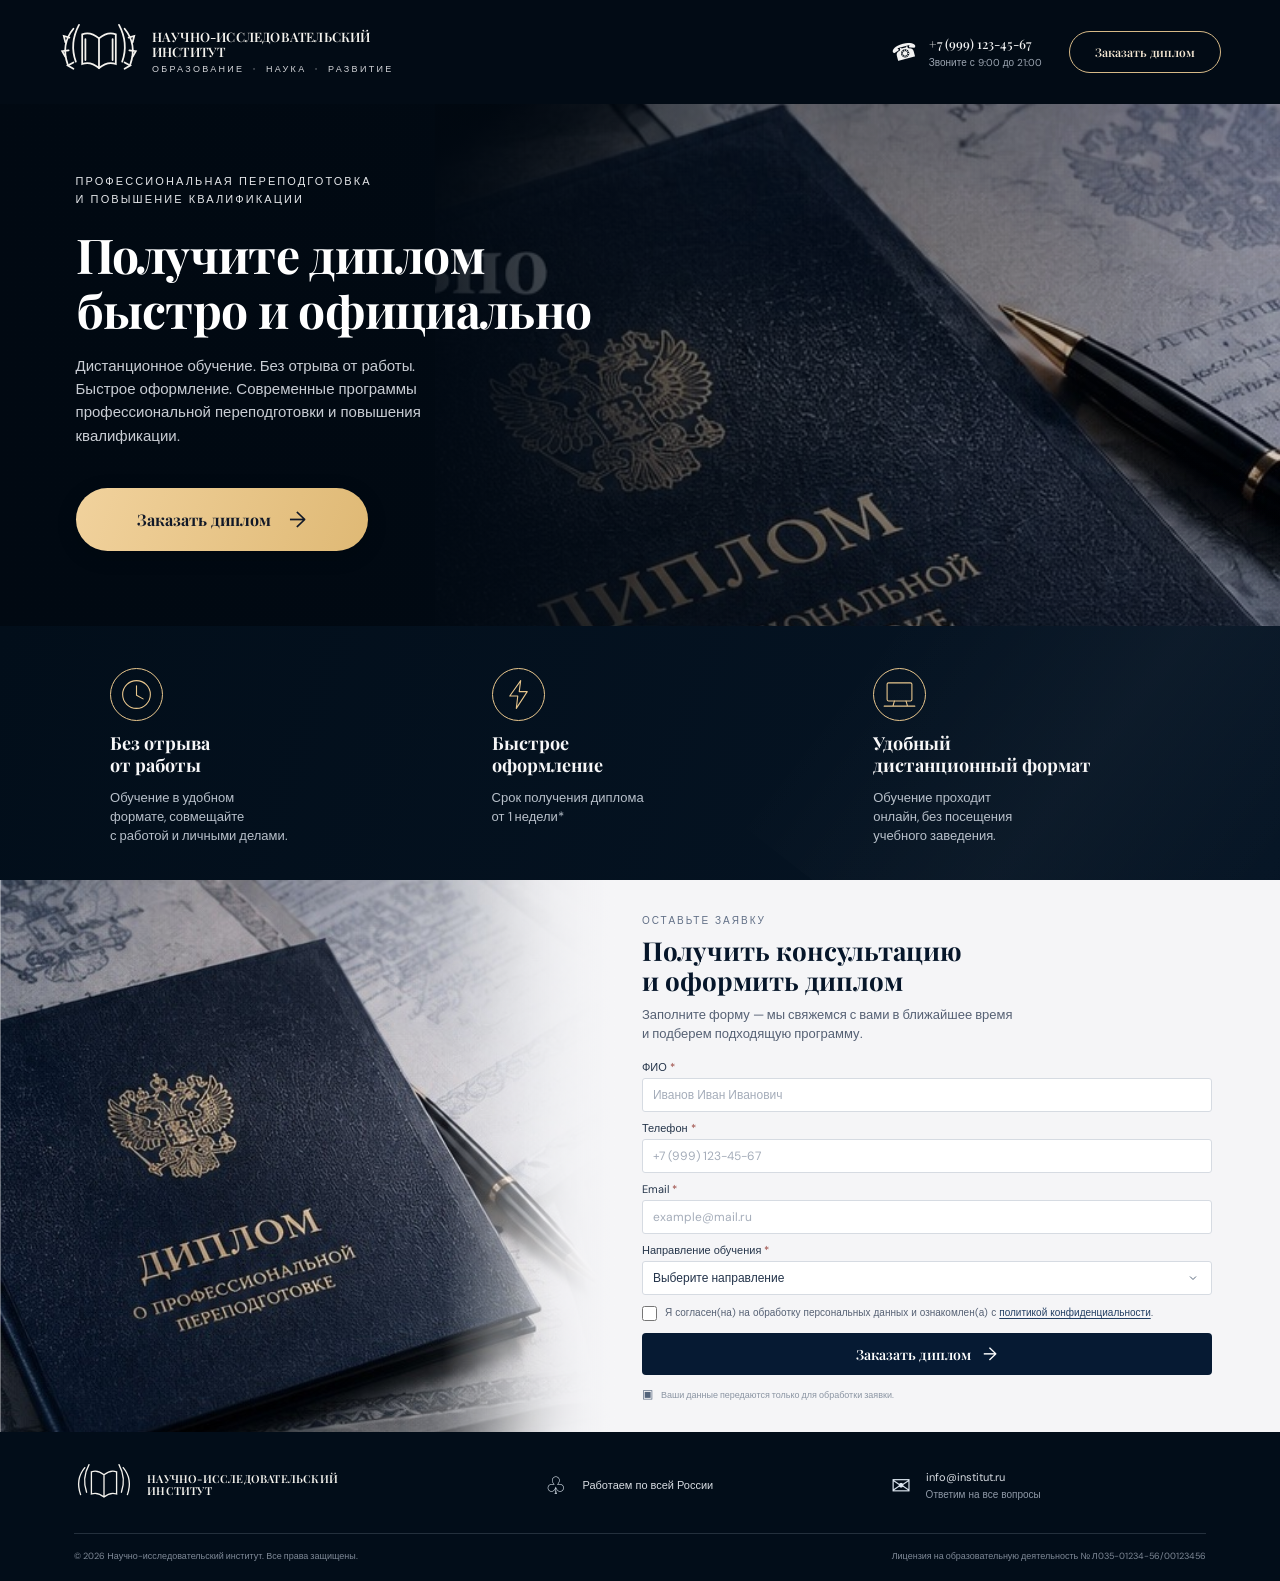
<file: index.html>
<!doctype html>
<html lang="ru">
<head>
  <meta charset="utf-8">
  <meta name="viewport" content="width=device-width, initial-scale=1">
  <meta name="theme-color" content="#030d18">
  <meta name="description" content="Профессиональная переподготовка и повышение квалификации. Дистанционное обучение.">
  <title>Научно-исследовательский институт — профессиональная переподготовка</title>
  <link rel="preconnect" href="https://fonts.googleapis.com">
  <link rel="preconnect" href="https://fonts.gstatic.com" crossorigin>
  <link href="https://fonts.googleapis.com/css2?family=DM+Sans:wght@400;500;600&family=Playfair+Display:wght@500;600;700&display=swap" rel="stylesheet">
  <link rel="stylesheet" href="styles.css">
</head>
<body>
  <header class="header">
    <a class="brand" href="#top" aria-label="Научно-исследовательский институт — главная">
      <svg class="brand-mark" viewBox="0 0 100 82" aria-hidden="true">
        <g fill="none" stroke="currentColor" stroke-width="2.2" stroke-linecap="round">
          <path d="M18 12C8 24 5 40 11 57M25 7C17 22 16 39 21 53M82 12c10 12 13 28 7 45M75 7c8 15 9 32 4 46"/>
          <path d="M13 23l-7-2 2 8M12 39l-8 1 4 7M18 54l-7 4 7 4M87 23l7-2-2 8M88 39l8 1-4 7M82 54l7 4-7 4"/>
          <path d="M29 19c8-3 15 0 21 5 6-5 13-8 21-5v37c-8-3-15 0-21 5-6-5-13-8-21-5z"/>
          <path d="M50 24v37M33 25v26M67 25v26"/>
        </g>
      </svg>
      <span class="brand-copy"><strong>НАУЧНО-ИССЛЕДОВАТЕЛЬСКИЙ<br>ИНСТИТУТ</strong><small>ОБРАЗОВАНИЕ&nbsp; · &nbsp;НАУКА&nbsp; · &nbsp;РАЗВИТИЕ</small></span>
    </a>
    <div class="header-actions">
      <a class="phone" href="tel:+79991234567"><span class="phone-icon">☎</span><span><b>+7 (999) 123-45-67</b><small>Звоните с 9:00 до 21:00</small></span></a>
      <a class="outline-button" href="#request">Заказать диплом</a>
    </div>
  </header>

  <main id="top">
    <section class="hero">
      <div class="hero-photo" aria-hidden="true"></div>
      <div class="hero-content">
        <p class="eyebrow">ПРОФЕССИОНАЛЬНАЯ ПЕРЕПОДГОТОВКА<br>И ПОВЫШЕНИЕ КВАЛИФИКАЦИИ</p>
        <h1>Получите диплом<br>быстро и официально</h1>
        <p class="hero-description">Дистанционное обучение. Без отрыва от работы.<br class="desktop-only"> Быстрое оформление. Современные программы<br class="desktop-only"> профессиональной переподготовки и повышения<br class="desktop-only"> квалификации.</p>
        <a class="gold-button" href="#request">Заказать диплом <span>→</span></a>
      </div>
    </section>

    <section class="benefits" aria-label="Преимущества обучения">
      <article class="benefit">
        <div class="benefit-icon"><svg viewBox="0 0 48 48"><circle cx="24" cy="24" r="19"/><path d="M24 12v13l9 5"/></svg></div>
        <h2>Без отрыва<br>от работы</h2>
        <p>Обучение в удобном<br>формате, совмещайте<br>с работой и личными делами.</p>
      </article>
      <article class="benefit">
        <div class="benefit-icon"><svg viewBox="0 0 48 48"><path d="M27 5L12 26h11l-2 17 15-23H25z"/></svg></div>
        <h2>Быстрое<br>оформление</h2>
        <p>Срок получения диплома<br>от 1 недели*</p>
      </article>
      <article class="benefit">
        <div class="benefit-icon"><svg viewBox="0 0 48 48"><rect x="7" y="8" width="34" height="25" rx="2"/><path d="M3 40h42M17 33l-2 7m18-7 2 7"/></svg></div>
        <h2>Удобный<br>дистанционный формат</h2>
        <p>Обучение проходит<br>онлайн, без посещения<br>учебного заведения.</p>
      </article>
    </section>

    <section class="request" id="request">
      <div class="request-image" role="img" aria-label="Диплом о профессиональной переподготовке на столе"></div>
      <div class="request-panel">
        <div class="form-wrap">
          <p class="form-eyebrow">ОСТАВЬТЕ ЗАЯВКУ</p>
          <h2>Получить консультацию<br>и оформить диплом</h2>
          <p class="form-intro">Заполните форму — мы свяжемся с вами в ближайшее время<br class="desktop-only"> и подберем подходящую программу.</p>
          <form id="lead-form">
            <label for="name">ФИО <em>*</em></label>
            <input id="name" name="name" autocomplete="name" placeholder="Иванов Иван Иванович" required>
            <label for="phone">Телефон <em>*</em></label>
            <input id="phone" name="phone" type="tel" autocomplete="tel" placeholder="+7 (999) 123-45-67" required>
            <label for="email">Email <em>*</em></label>
            <input id="email" name="email" type="email" autocomplete="email" placeholder="example@mail.ru" required>
            <label for="direction">Направление обучения <em>*</em></label>
            <select id="direction" name="direction" required>
              <option value="" selected disabled>Выберите направление</option>
              <option>Экономика и бухгалтерский учет</option>
              <option>Педагогика и образование</option>
              <option>Охрана труда и безопасность</option>
              <option>Менеджмент и управление</option>
              <option>Юриспруденция</option>
              <option>Другое направление</option>
            </select>
            <div class="website-field" aria-hidden="true">
              <label for="website">Не заполняйте это поле</label>
              <input id="website" name="website" tabindex="-1" autocomplete="off">
            </div>
            <label class="consent-label"><input type="checkbox" name="consent" required> <span>Я согласен(на) на обработку персональных данных и ознакомлен(а) с <a href="privacy.html" target="_blank" rel="noopener">политикой конфиденциальности</a>.</span></label>
            <button class="submit-button" type="submit">Заказать диплом <span>→</span></button>
            <p class="privacy"><span>▣</span> Ваши данные передаются только для обработки заявки.</p>
            <p class="form-status" id="form-status" role="status" aria-live="polite"></p>
          </form>
        </div>
      </div>
    </section>
  </main>

  <footer class="footer">
    <div class="footer-main">
      <a class="brand footer-brand" href="#top">
        <svg class="brand-mark" viewBox="0 0 100 82" aria-hidden="true"><g fill="none" stroke="currentColor" stroke-width="2.2" stroke-linecap="round"><path d="M18 12C8 24 5 40 11 57M25 7C17 22 16 39 21 53M82 12c10 12 13 28 7 45M75 7c8 15 9 32 4 46M29 19c8-3 15 0 21 5 6-5 13-8 21-5v37c-8-3-15 0-21 5-6-5-13-8-21-5zM50 24v37"/></g></svg>
        <span class="brand-copy"><strong>НАУЧНО-ИССЛЕДОВАТЕЛЬСКИЙ<br>ИНСТИТУТ</strong></span>
      </a>
      <div class="footer-item"><span class="footer-symbol">♧</span><span>Работаем по всей России</span></div>
      <a class="footer-item" href="mailto:info@institut.ru"><span class="footer-symbol">✉</span><span>info@institut.ru<small>Ответим на все вопросы</small></span></a>
    </div>
    <div class="footer-bottom"><span>© 2026 Научно-исследовательский институт. Все права защищены.</span><span>Лицензия на образовательную деятельность № Л035-01234-56/00123456</span></div>
  </footer>
  <script src="script.js"></script>
</body>
</html>
</file>
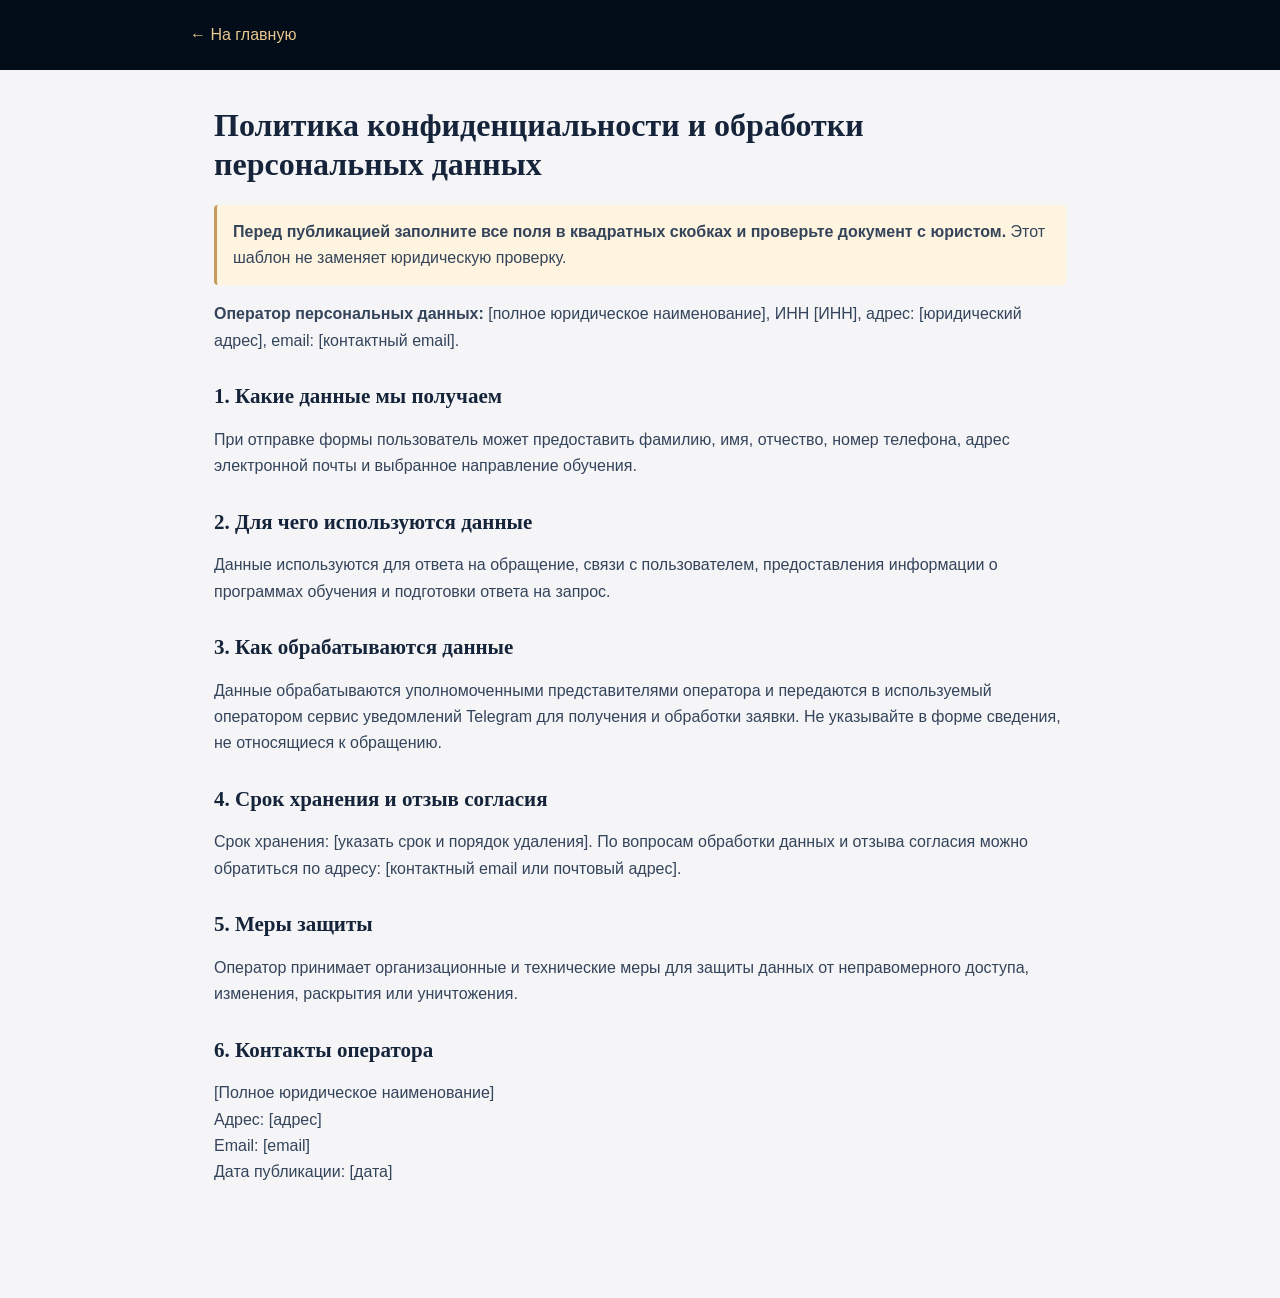
<file: privacy.html>
<!doctype html>
<html lang="ru">
<head>
  <meta charset="utf-8">
  <meta name="viewport" content="width=device-width, initial-scale=1">
  <meta name="theme-color" content="#020d19">
  <title>Политика конфиденциальности</title>
  <style>
    *{box-sizing:border-box}body{margin:0;background:#f5f5f7;color:#15243a;font:16px/1.65 Arial,sans-serif}.top{background:#020d19;color:#fff;padding:22px max(6%,calc((100% - 900px)/2))}.top a{color:#e8c68d;text-decoration:none}.content{max-width:900px;margin:36px auto;padding:0 24px 60px}h1,h2{font-family:Georgia,serif;line-height:1.2}h1{font-size:32px}h2{font-size:21px;margin-top:30px}p,li{color:#34445b}.notice{padding:14px 16px;background:#fff4df;border-left:3px solid #c69b5d;border-radius:4px}
  </style>
</head>
<body>
  <header class="top"><a href="/">← На главную</a></header>
  <main class="content">
    <h1>Политика конфиденциальности и обработки персональных данных</h1>
    <p class="notice"><strong>Перед публикацией заполните все поля в квадратных скобках и проверьте документ с юристом.</strong> Этот шаблон не заменяет юридическую проверку.</p>
    <p><strong>Оператор персональных данных:</strong> [полное юридическое наименование], ИНН [ИНН], адрес: [юридический адрес], email: [контактный email].</p>
    <h2>1. Какие данные мы получаем</h2>
    <p>При отправке формы пользователь может предоставить фамилию, имя, отчество, номер телефона, адрес электронной почты и выбранное направление обучения.</p>
    <h2>2. Для чего используются данные</h2>
    <p>Данные используются для ответа на обращение, связи с пользователем, предоставления информации о программах обучения и подготовки ответа на запрос.</p>
    <h2>3. Как обрабатываются данные</h2>
    <p>Данные обрабатываются уполномоченными представителями оператора и передаются в используемый оператором сервис уведомлений Telegram для получения и обработки заявки. Не указывайте в форме сведения, не относящиеся к обращению.</p>
    <h2>4. Срок хранения и отзыв согласия</h2>
    <p>Срок хранения: [указать срок и порядок удаления]. По вопросам обработки данных и отзыва согласия можно обратиться по адресу: [контактный email или почтовый адрес].</p>
    <h2>5. Меры защиты</h2>
    <p>Оператор принимает организационные и технические меры для защиты данных от неправомерного доступа, изменения, раскрытия или уничтожения.</p>
    <h2>6. Контакты оператора</h2>
    <p>[Полное юридическое наименование]<br>Адрес: [адрес]<br>Email: [email]<br>Дата публикации: [дата]</p>
  </main>
</body>
</html>
</file>
<file: styles.css>
:root{--navy:#020d19;--navy2:#061525;--gold:#e8c68d;--cream:#f6f6f7;--ink:#07172b;--muted:#aab3c0;--serif:'Playfair Display',Georgia,serif;--sans:'DM Sans',Arial,sans-serif}*{box-sizing:border-box}html{scroll-behavior:smooth}body{margin:0;background:var(--navy);color:#f7f7f8;font-family:var(--sans);-webkit-font-smoothing:antialiased}.header{height:104px;display:flex;align-items:center;justify-content:space-between;padding:0 4.6%;background:#020b15;position:relative;z-index:2}.brand{display:flex;align-items:center;gap:13px;color:#f4f2ed;text-decoration:none}.brand-mark{width:80px;height:66px;flex:none}.brand-copy{display:flex;flex-direction:column;gap:5px}.brand-copy strong{font:600 13px/1.15 var(--serif);letter-spacing:.2px}.brand-copy small{font:500 9px/1 var(--sans);letter-spacing:2.3px;color:#d3d4d8}.header-actions{display:flex;align-items:center;gap:27px}.phone{display:flex;align-items:center;gap:11px;color:#f3f3f3;text-decoration:none}.phone-icon{font-size:21px;transform:rotate(-15deg)}.phone b{display:block;font:500 13px var(--serif)}.phone small{display:block;text-align:right;color:#9ca5b1;font-size:10px;margin-top:4px}.outline-button{border:1px solid #d6b987;border-radius:30px;padding:12px 25px;color:#f4e7d3;text-decoration:none;font:600 12px var(--serif);transition:.2s}.outline-button:hover{background:var(--gold);color:#111}.hero{min-height:522px;position:relative;display:flex;align-items:center;overflow:hidden;background:#020b15}.hero:before{content:"";position:absolute;inset:0;background:linear-gradient(90deg,rgba(1,9,18,.98) 0%,rgba(1,9,18,.92) 33%,rgba(1,9,18,.48) 57%,rgba(1,9,18,.08) 100%),linear-gradient(0deg,rgba(1,9,18,.22),transparent 35%);z-index:1}.hero-photo{position:absolute;inset:0 0 0 34%;background-image:url('assets/hero-diploma.jpg');background-size:cover;background-position:center 48%;opacity:.95}.hero-content{position:relative;z-index:1;width:min(620px,60%);padding:52px 0 58px 5.9%}.eyebrow{font-size:11px;line-height:1.6;letter-spacing:2.1px;margin:0 0 19px;color:#e4e6e9}.hero h1{font:700 clamp(36px,4.4vw,48px)/1.13 var(--serif);letter-spacing:-.7px;margin:0 0 19px;color:#fff}.hero-description{font-size:15px;line-height:1.55;color:#c9cdd4;margin:0 0 40px}.gold-button{display:inline-flex;align-items:center;justify-content:center;gap:18px;min-width:292px;padding:17px 28px;border-radius:35px;background:linear-gradient(110deg,#f1d29d,#dfb975);color:#111827;text-decoration:none;font:700 16px var(--serif);box-shadow:0 5px 20px #0003;transition:transform .2s}.gold-button:hover{transform:translateY(-2px)}.gold-button span,.submit-button span{font:400 22px var(--sans)}.benefits{min-height:254px;background:linear-gradient(110deg,#020e1a,#061525);display:grid;grid-template-columns:repeat(3,1fr);gap:8%;padding:42px 8.6% 32px;position:relative;overflow:hidden}.benefits:after{content:"";position:absolute;right:-6%;top:-80%;width:38%;height:240%;transform:rotate(38deg);background:linear-gradient(90deg,transparent,#ffffff08,transparent);pointer-events:none}.benefit{position:relative;z-index:1}.benefit-icon{width:53px;height:53px;border:1px solid var(--gold);border-radius:50%;display:grid;place-items:center;margin-bottom:11px;color:var(--gold)}.benefit-icon svg{width:35px;height:35px;fill:none;stroke:currentColor;stroke-width:1.5;stroke-linecap:round;stroke-linejoin:round}.benefit h2{font:700 18px/1.23 var(--serif);margin:0 0 13px}.benefit p{font-size:13px;line-height:1.45;color:#b8c0ca;margin:0}.request{min-height:504px;display:grid;grid-template-columns:1fr 1.08fr;background:#f5f5f7;color:var(--ink)}.request-image{background-image:linear-gradient(90deg,transparent 72%,#f5f5f7 100%),url('assets/form-diploma.jpg');background-size:cover;background-position:center}.request-panel{display:flex;align-items:center;padding:34px 7.5% 30px 4%}.form-wrap{width:100%;max-width:570px}.form-eyebrow{font-size:10px;letter-spacing:2px;color:#627087;margin:0 0 9px}.form-wrap h2{font:700 26px/1.15 var(--serif);margin:0 0 10px;color:#06162a}.form-intro{font-size:13px;line-height:1.45;color:#566174;margin:0 0 17px}.form-wrap form{display:flex;flex-direction:column}.form-wrap label{font-size:11px;color:#26364b;margin:0 0 4px}.form-wrap label em{color:#9c4b45;font-style:normal}.form-wrap input,.form-wrap select{height:34px;border:1px solid #d6dbe2;border-radius:3px;background:#fff;color:#24344b;padding:0 10px;font:12px var(--sans);margin-bottom:9px;outline:none;width:100%}.form-wrap input:focus,.form-wrap select:focus{border-color:#9e845e;box-shadow:0 0 0 2px #d9bd8b33}.form-wrap input::placeholder{color:#a5adba}.form-wrap select{appearance:none;background-image:url("data:image/svg+xml,%3Csvg xmlns='http://www.w3.org/2000/svg' width='12' height='12' viewBox='0 0 24 24' fill='none' stroke='%2357677c' stroke-width='2'%3E%3Cpath d='m6 9 6 6 6-6'/%3E%3C/svg%3E");background-repeat:no-repeat;background-position:right 12px center}.submit-button{height:42px;border:0;border-radius:4px;background:#061a33;color:#fff;font:600 14px var(--serif);display:flex;align-items:center;justify-content:center;gap:12px;cursor:pointer;margin-top:2px;transition:background .2s}.submit-button:hover{background:#102b4d}.submit-button span{font-size:18px}.privacy{font-size:9px;color:#8b95a3;margin:11px 0 0}.privacy span{font-size:12px;margin-right:6px;color:#53647b}.form-status{font-size:12px;line-height:1.4;color:#276346;margin:7px 0 0;min-height:0}.form-status:empty{display:none}.footer{background:#020d19;padding:28px 5.8% 19px;color:#dce0e6}.footer-main{display:grid;grid-template-columns:1.4fr 1fr 1fr;align-items:center;gap:30px;padding-bottom:23px}.footer-brand .brand-mark{width:60px;height:50px}.footer-brand .brand-copy strong{font-size:11px}.footer-item{display:flex;align-items:center;gap:15px;color:#d8dce2;text-decoration:none;font-size:11px}.footer-symbol{font-size:24px;color:#dce5ef}.footer-item small{display:block;color:#8f99a7;font-size:10px;margin-top:4px}.footer-bottom{border-top:1px solid #24303d;padding-top:16px;display:flex;justify-content:space-between;gap:20px;color:#7f8997;font-size:9px}.footer-bottom span:last-child{text-align:right}
@media(min-width:1300px){.hero{min-height:590px}.hero-content{padding-left:max(5.9%,calc((100vw - 1240px)/2))}.benefits{padding-left:max(8.6%,calc((100vw - 1120px)/2));padding-right:max(8.6%,calc((100vw - 1120px)/2))}.request{min-height:550px}}
@media(max-width:760px){.header{height:auto;min-height:84px;padding:12px 5%;gap:12px}.brand{gap:8px}.brand-mark{width:55px;height:50px}.brand-copy strong{font-size:9px}.brand-copy small{font-size:7px;letter-spacing:1.2px}.header-actions{gap:10px}.phone{display:none}.outline-button{font-size:10px;padding:10px 13px;white-space:nowrap}.hero{min-height:580px;align-items:flex-end}.hero-photo{inset:0;background-position:62% center;opacity:.78}.hero:before{background:linear-gradient(0deg,rgba(1,9,18,.98) 0%,rgba(1,9,18,.88) 43%,rgba(1,9,18,.12) 100%)}.hero-content{width:100%;padding:0 6% 45px}.eyebrow{font-size:9px;letter-spacing:1.5px;margin-bottom:13px}.hero h1{font-size:clamp(32px,8vw,43px);line-height:1.12}.hero-description{font-size:13px;margin-bottom:25px}.desktop-only{display:none}.gold-button{min-width:0;width:100%;max-width:330px;padding:15px 20px;font-size:15px}.benefits{grid-template-columns:1fr;gap:27px;padding:32px 8% 35px}.benefit{display:grid;grid-template-columns:55px 1fr;column-gap:14px;align-items:start}.benefit-icon{grid-row:span 2;margin:0}.benefit h2{font-size:17px;margin:1px 0 7px}.benefit p{font-size:12px}.request{grid-template-columns:1fr}.request-image{min-height:260px;background-position:center 42%;background-image:linear-gradient(0deg,#f5f5f7 0%,transparent 24%),url('assets/form-diploma.jpg')}.request-panel{padding:5px 7% 35px}.form-wrap h2{font-size:24px}.form-intro{font-size:12px}.form-wrap input,.form-wrap select{height:40px}.submit-button{height:46px}.footer{padding:25px 7% 18px}.footer-main{grid-template-columns:1fr;gap:22px;padding-bottom:22px}.footer-item{font-size:12px}.footer-bottom{flex-direction:column;gap:8px;font-size:9px;line-height:1.4}.footer-bottom span:last-child{text-align:left}}
@media(max-width:360px){.brand-mark{width:45px}.brand-copy small{letter-spacing:.7px}.outline-button{padding:9px 10px}.hero h1{font-size:31px}}
/* Telegram form additions */
.website-field{position:absolute!important;left:-10000px!important;top:auto!important;width:1px!important;height:1px!important;overflow:hidden!important}
.consent-label{display:flex!important;align-items:flex-start;gap:8px;margin:2px 0 10px!important;font-size:10px!important;line-height:1.4;color:#566174!important}
.consent-label input{width:15px!important;height:15px!important;flex:none;margin:0!important;accent-color:#061a33}
.submit-button:disabled{opacity:.65;cursor:wait}
.consent-label a{color:#233f63;text-decoration:underline;text-underline-offset:2px}
</file>
